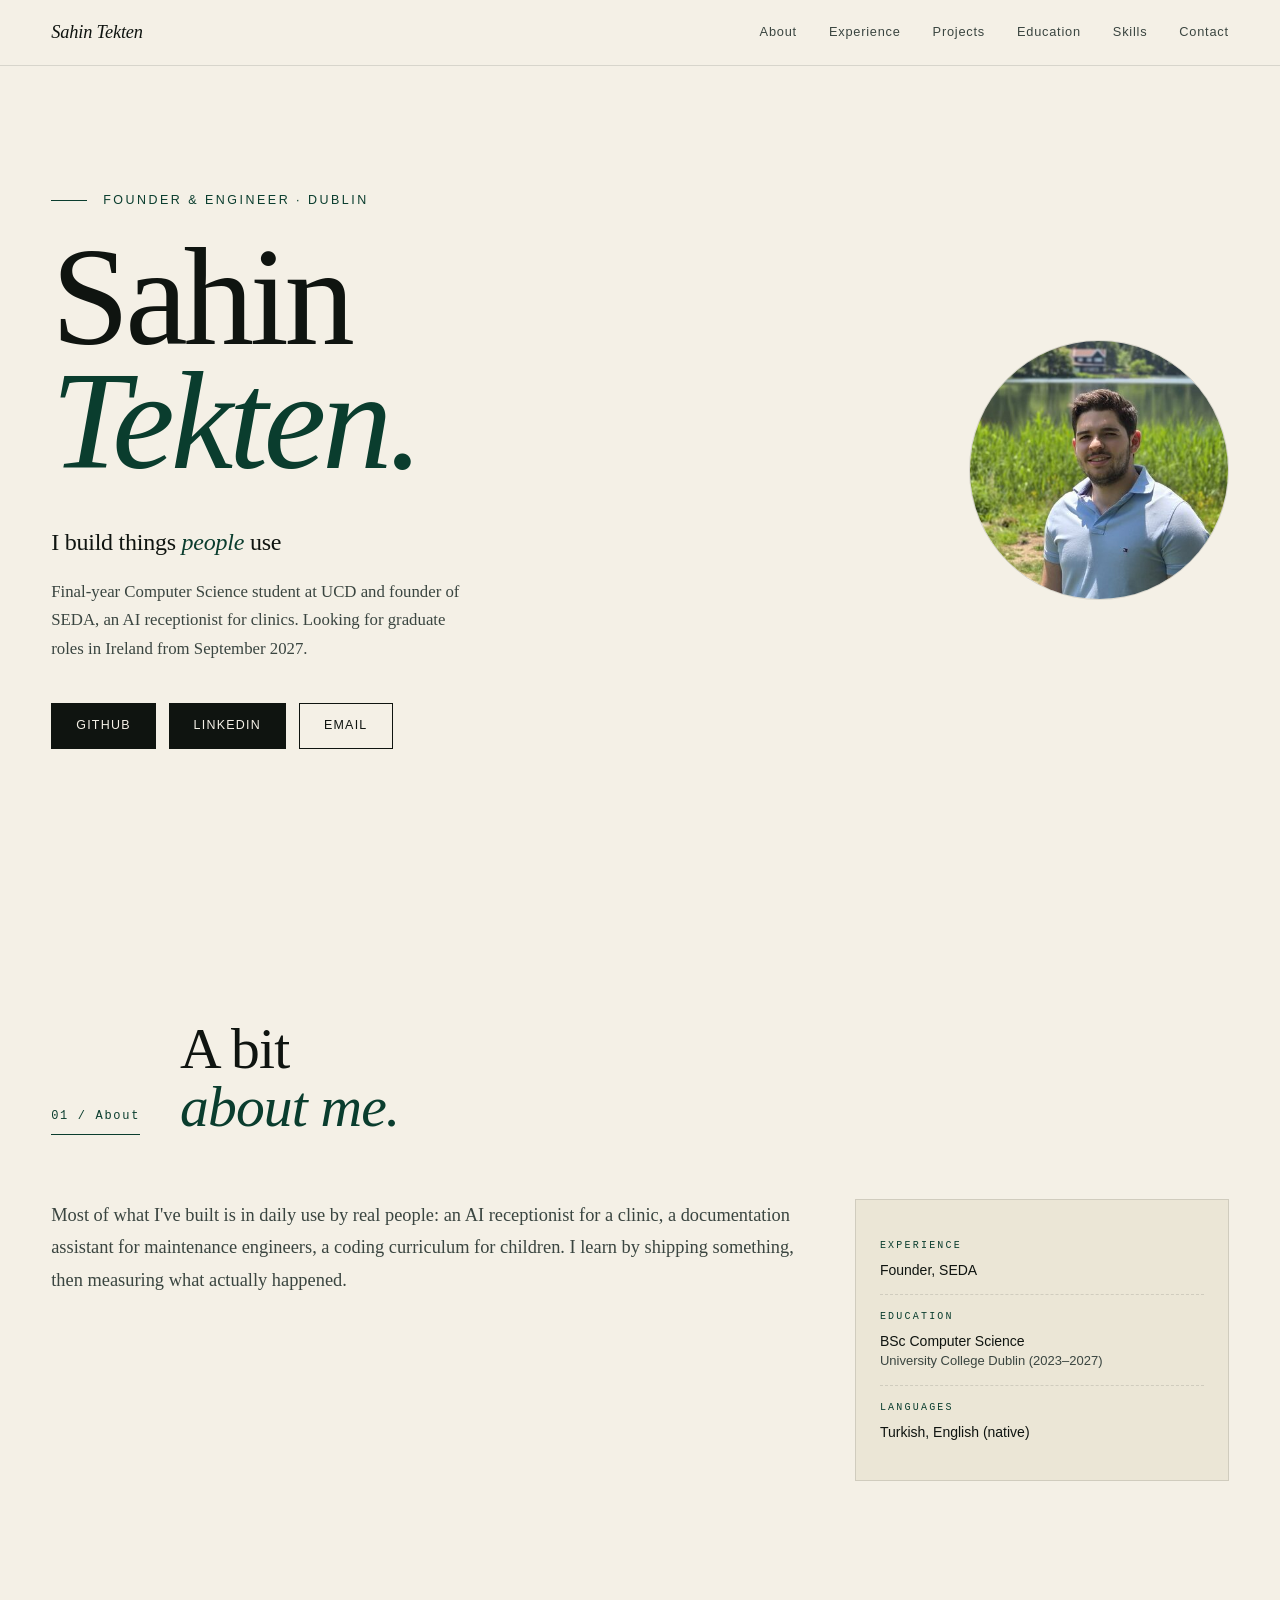
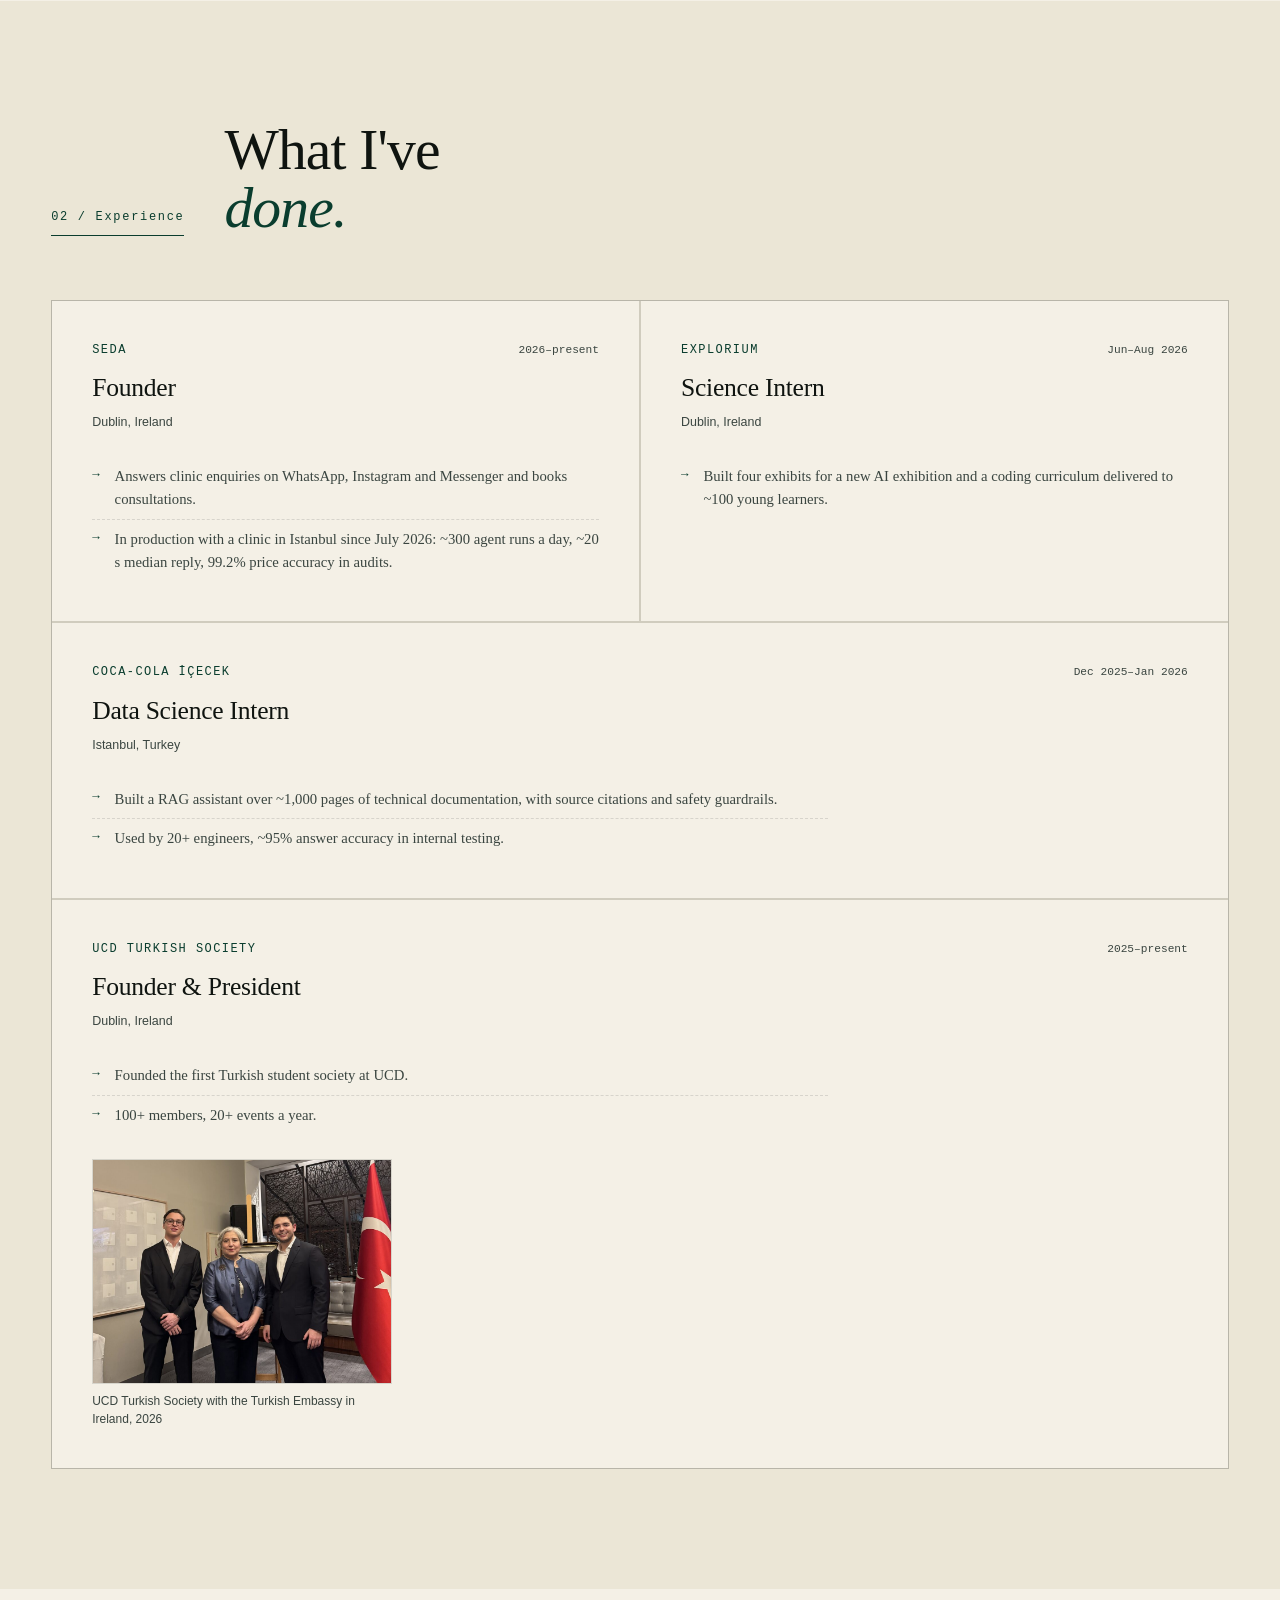
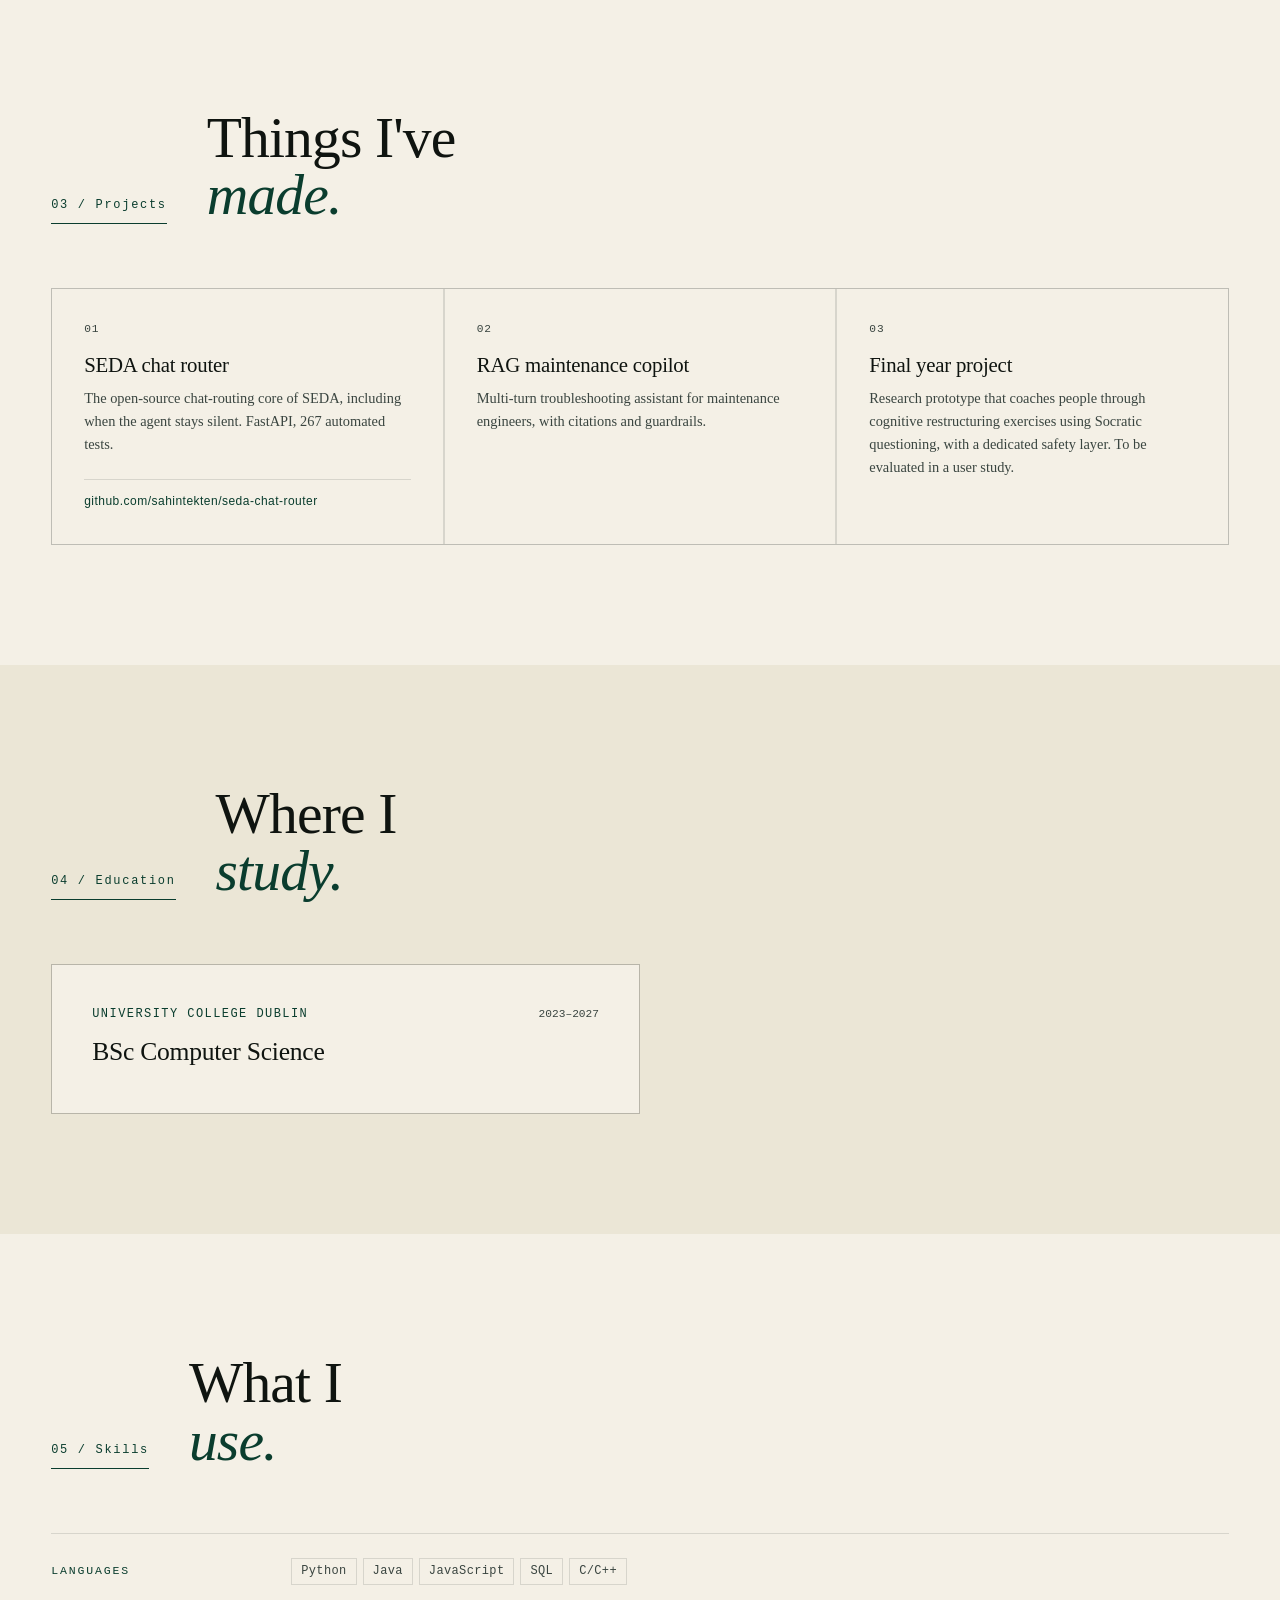
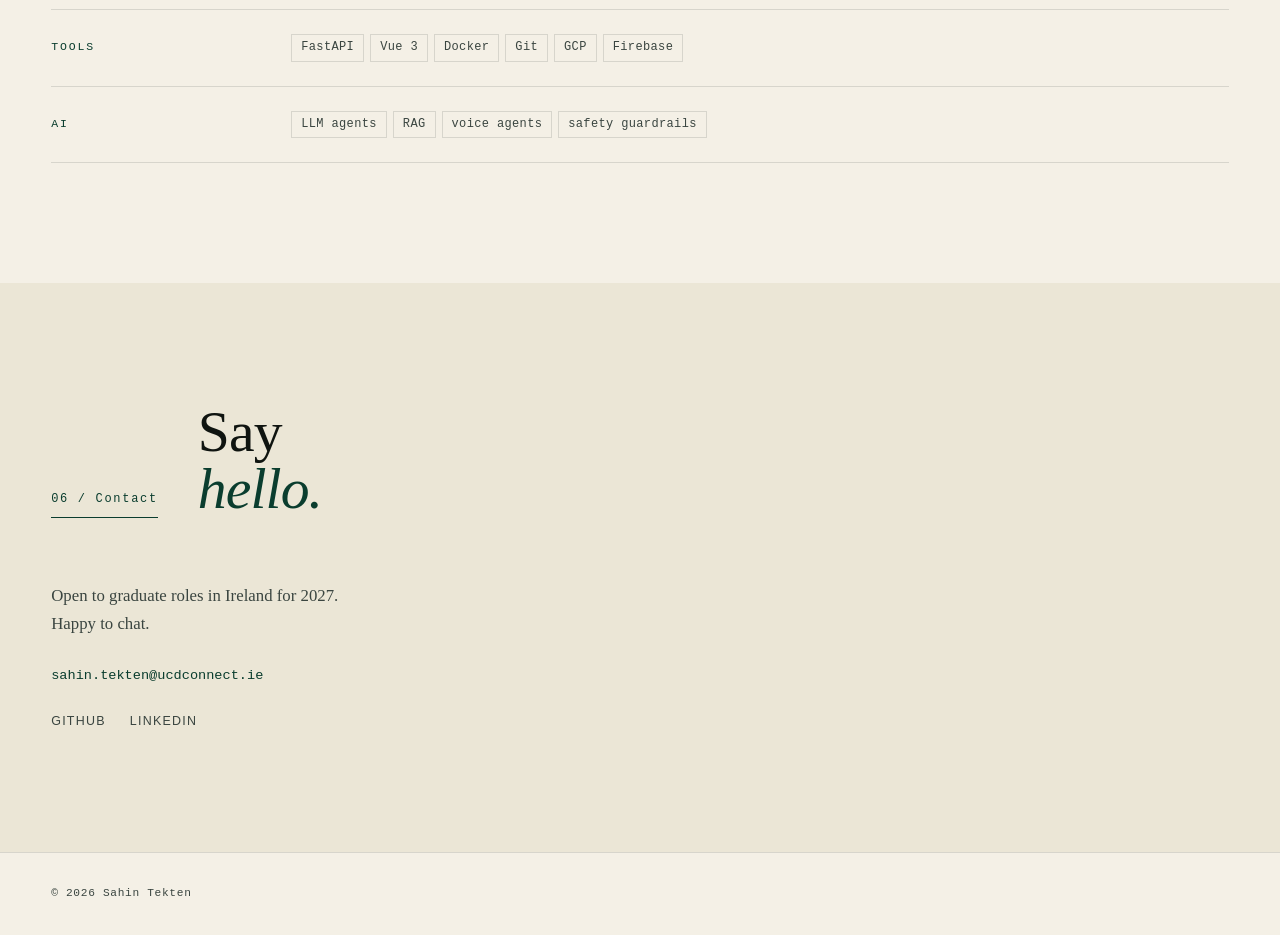
<file: index.html>
<!doctype html>
<html lang="en">
<head>
  <meta charset="utf-8">
  <meta name="viewport" content="width=device-width, initial-scale=1">
  <title>Sahin Tekten</title>
  <link rel="stylesheet" href="styles.css?v=2">
</head>
<body>

<nav class="nav">
  <div class="nav-inner">
    <a class="brand" href="#top">Sahin Tekten</a>
    <div class="nav-links">
      <a href="#about">About</a>
      <a href="#experience">Experience</a>
      <a href="#projects">Projects</a>
      <a href="#education">Education</a>
      <a href="#skills">Skills</a>
      <a href="#contact">Contact</a>
    </div>
  </div>
</nav>

<header class="hero" id="top">
  <div class="wrap hero-inner">
    <div class="hero-text">
      <p class="kicker">Founder &amp; Engineer · Dublin</p>
      <h1>Sahin<br><em>Tekten.</em></h1>
      <p class="headline">I build things <em>people</em> use</p>
      <p class="lede">Final-year Computer Science student at UCD and founder of SEDA, an AI receptionist for clinics. Looking for graduate roles in Ireland from September 2027.</p>
      <div class="actions">
        <a class="btn btn-dark" href="https://github.com/sahintekten">GitHub</a>
        <a class="btn btn-dark" href="https://linkedin.com/in/sahintekten">LinkedIn</a>
        <a class="btn btn-outline" href="mailto:sahin.tekten@ucdconnect.ie">Email</a>
      </div>
    </div>
    <div class="hero-photo"><img src="assets/photo.jpg" alt="Sahin Tekten"></div>
  </div>
</header>

<main>

  <section class="section" id="about">
    <div class="wrap">
      <div class="section-head">
        <span class="section-num">01 / About</span>
        <h2 class="section-title">A bit<br><em>about me.</em></h2>
      </div>
      <div class="about-grid">
        <p>Most of what I've built is in daily use by real people: an AI receptionist for a clinic, a documentation assistant for maintenance engineers, a coding curriculum for children. I learn by shipping something, then measuring what actually happened.</p>
        <dl class="fact-card">
          <div class="fact">
            <dt>Experience</dt>
            <dd>Founder, SEDA</dd>
          </div>
          <div class="fact">
            <dt>Education</dt>
            <dd>BSc Computer Science</dd>
            <dd class="sub">University College Dublin (2023–2027)</dd>
          </div>
          <div class="fact">
            <dt>Languages</dt>
            <dd>Turkish, English (native)</dd>
          </div>
        </dl>
      </div>
    </div>
  </section>

  <section class="section alt" id="experience">
    <div class="wrap">
      <div class="section-head">
        <span class="section-num">02 / Experience</span>
        <h2 class="section-title">What I've<br><em>done.</em></h2>
      </div>
      <div class="card-grid">

        <article class="card">
          <div class="card-head">
            <a class="org" href="https://withseda.com">SEDA</a>
            <span class="date">2026–present</span>
          </div>
          <h3 class="role">Founder</h3>
          <p class="location">Dublin, Ireland</p>
          <ul class="bullets">
            <li>Answers clinic enquiries on WhatsApp, Instagram and Messenger and books consultations.</li>
            <li>In production with a clinic in Istanbul since July 2026: ~300 agent runs a day, ~20 s median reply, 99.2% price accuracy in audits.</li>
          </ul>
        </article>

        <article class="card">
          <div class="card-head">
            <span class="org">Explorium</span>
            <span class="date">Jun–Aug 2026</span>
          </div>
          <h3 class="role">Science Intern</h3>
          <p class="location">Dublin, Ireland</p>
          <ul class="bullets">
            <li>Built four exhibits for a new AI exhibition and a coding curriculum delivered to ~100 young learners.</li>
          </ul>
        </article>

        <article class="card wide">
          <div class="card-head">
            <span class="org">Coca-Cola İçecek</span>
            <span class="date">Dec 2025–Jan 2026</span>
          </div>
          <h3 class="role">Data Science Intern</h3>
          <p class="location">Istanbul, Turkey</p>
          <ul class="bullets">
            <li>Built a RAG assistant over ~1,000 pages of technical documentation, with source citations and safety guardrails.</li>
            <li>Used by 20+ engineers, ~95% answer accuracy in internal testing.</li>
          </ul>
        </article>

        <article class="card wide">
          <div class="card-head">
            <span class="org">UCD Turkish Society</span>
            <span class="date">2025–present</span>
          </div>
          <h3 class="role">Founder &amp; President</h3>
          <p class="location">Dublin, Ireland</p>
          <ul class="bullets">
            <li>Founded the first Turkish student society at UCD.</li>
            <li>100+ members, 20+ events a year.</li>
          </ul>
          <figure class="card-photo">
            <img src="assets/embassy.jpg" alt="UCD Turkish Society with the Turkish Embassy in Ireland">
            <figcaption>UCD Turkish Society with the Turkish Embassy in Ireland, 2026</figcaption>
          </figure>
        </article>

      </div>
    </div>
  </section>

  <section class="section" id="projects">
    <div class="wrap">
      <div class="section-head">
        <span class="section-num">03 / Projects</span>
        <h2 class="section-title">Things I've<br><em>made.</em></h2>
      </div>
      <ul class="projects">
        <li class="project">
          <span class="project-num">01</span>
          <h3>SEDA chat router</h3>
          <p>The open-source chat-routing core of SEDA, including when the agent stays silent. FastAPI, 267 automated tests.</p>
          <a class="project-link" href="https://github.com/sahintekten/seda-chat-router">github.com/sahintekten/seda-chat-router</a>
        </li>
        <li class="project">
          <span class="project-num">02</span>
          <h3>RAG maintenance copilot</h3>
          <p>Multi-turn troubleshooting assistant for maintenance engineers, with citations and guardrails.</p>
        </li>
        <li class="project">
          <span class="project-num">03</span>
          <h3>Final year project</h3>
          <p>Research prototype that coaches people through cognitive restructuring exercises using Socratic questioning, with a dedicated safety layer. To be evaluated in a user study.</p>
        </li>
      </ul>
    </div>
  </section>

  <section class="section alt" id="education">
    <div class="wrap">
      <div class="section-head">
        <span class="section-num">04 / Education</span>
        <h2 class="section-title">Where I<br><em>study.</em></h2>
      </div>
      <div class="card-grid">
        <article class="card">
          <div class="card-head">
            <span class="org">University College Dublin</span>
            <span class="date">2023–2027</span>
          </div>
          <h3 class="role">BSc Computer Science</h3>
        </article>
      </div>
    </div>
  </section>

  <section class="section" id="skills">
    <div class="wrap">
      <div class="section-head">
        <span class="section-num">05 / Skills</span>
        <h2 class="section-title">What I<br><em>use.</em></h2>
      </div>
      <div class="skills">
        <div class="skill-row">
          <span class="skill-label">Languages</span>
          <ul class="tags"><li>Python</li><li>Java</li><li>JavaScript</li><li>SQL</li><li>C/C++</li></ul>
        </div>
        <div class="skill-row">
          <span class="skill-label">Tools</span>
          <ul class="tags"><li>FastAPI</li><li>Vue 3</li><li>Docker</li><li>Git</li><li>GCP</li><li>Firebase</li></ul>
        </div>
        <div class="skill-row">
          <span class="skill-label">AI</span>
          <ul class="tags"><li>LLM agents</li><li>RAG</li><li>voice agents</li><li>safety guardrails</li></ul>
        </div>
      </div>
    </div>
  </section>

  <section class="section alt" id="contact">
    <div class="wrap">
      <div class="section-head">
        <span class="section-num">06 / Contact</span>
        <h2 class="section-title">Say<br><em>hello.</em></h2>
      </div>
      <p class="contact-blurb">Open to graduate roles in Ireland for 2027. Happy to chat.</p>
      <a class="contact-email" href="mailto:sahin.tekten@ucdconnect.ie">sahin.tekten@ucdconnect.ie</a>
      <div class="contact-links">
        <a href="https://github.com/sahintekten">GitHub</a>
        <a href="https://linkedin.com/in/sahintekten">LinkedIn</a>
      </div>
    </div>
  </section>

</main>

<footer class="footer">
  <div class="wrap">© 2026 Sahin Tekten</div>
</footer>

</body>
</html>
</file>
<file: styles.css>
:root {
  --paper: #f4f0e6;
  --paper-2: #ebe6d6;
  --ink: #0f1410;
  --ink-soft: #3a4540;
  --moss: #0a3d2e;
  --rule: rgba(15, 20, 16, .12);

  --serif: ui-serif, 'Iowan Old Style', 'Apple Garamond', Georgia, 'Times New Roman', serif;
  --sans: ui-sans-serif, -apple-system, 'SF Pro Text', 'Segoe UI', Roboto, sans-serif;
  --mono: ui-monospace, 'SF Mono', 'Cascadia Mono', Menlo, Consolas, monospace;

  --ease: cubic-bezier(.2, .7, .2, 1);
}

*, *::before, *::after { box-sizing: border-box; }

html { scroll-behavior: smooth; }

body {
  margin: 0;
  background: var(--paper);
  color: var(--ink);
  font-family: var(--serif);
  font-size: 18px;
  line-height: 1.6;
  font-weight: 400;
  -webkit-font-smoothing: antialiased;
  text-rendering: optimizeLegibility;
}

a { color: inherit; text-decoration: none; }
img { display: block; max-width: 100%; }
h1, h2, h3, p, ul, dl, dd, figure { margin: 0; }
ul { padding: 0; list-style: none; }

.wrap { width: min(1200px, 92vw); margin: 0 auto; }

/* nav */
.nav {
  position: fixed;
  inset: 0 0 auto;
  z-index: 50;
  padding: 18px 0;
  background: rgba(244, 240, 230, .9);
  -webkit-backdrop-filter: blur(10px);
  backdrop-filter: blur(10px);
  border-bottom: 1px solid var(--rule);
}
.nav-inner {
  width: min(1200px, 92vw);
  margin: 0 auto;
  display: flex;
  align-items: center;
  justify-content: space-between;
  gap: 32px;
}
.brand { font-style: italic; font-size: 1.15rem; letter-spacing: -.01em; }
.nav-links { display: flex; gap: 32px; font-family: var(--sans); font-size: .8rem; letter-spacing: .06em; }
.nav-links a { position: relative; padding: 4px 0; color: var(--ink-soft); transition: color .2s; }
.nav-links a::after {
  content: '';
  position: absolute;
  left: 0; right: 0; bottom: 0;
  height: 1px;
  background: var(--moss);
  transform: scaleX(0);
  transform-origin: left;
  transition: transform .3s var(--ease);
}
.nav-links a:hover { color: var(--ink); }
.nav-links a:hover::after { transform: scaleX(1); }

/* hero */
.hero {
  min-height: 100vh;
  display: flex;
  align-items: center;
  padding: 140px 0 100px;
}
.hero-inner {
  display: grid;
  grid-template-columns: 1fr 260px;
  gap: 64px;
  align-items: center;
}
.hero-text, .hero-photo { animation: fade-in .9s var(--ease) both; }
.hero-photo { animation-delay: .15s; }

.kicker {
  display: flex;
  align-items: center;
  gap: 16px;
  margin-bottom: 24px;
  font-family: var(--sans);
  font-size: .78rem;
  letter-spacing: .2em;
  text-transform: uppercase;
  color: var(--moss);
}
.kicker::before { content: ''; flex: none; width: 36px; height: 1px; background: var(--moss); }

.hero h1 {
  font-weight: 400;
  font-size: clamp(4rem, 11vw, 9rem);
  line-height: .88;
  letter-spacing: -.03em;
}
.hero h1 em { color: var(--moss); }

.headline { margin-top: 2.8rem; font-size: 1.5rem; line-height: 1.3; letter-spacing: -.01em; }
.headline em { color: var(--moss); }

.lede {
  max-width: 50ch;
  margin-top: 1.2rem;
  font-size: 1.05rem;
  line-height: 1.7;
  color: var(--ink-soft);
}

.actions { display: flex; flex-wrap: wrap; gap: .8rem; margin-top: 2.5rem; }
.btn {
  display: inline-flex;
  align-items: center;
  padding: 12px 24px;
  border: 1px solid var(--ink);
  font-family: var(--sans);
  font-size: .78rem;
  letter-spacing: .1em;
  text-transform: uppercase;
  transition: background .2s, color .2s, border-color .2s;
}
.btn-dark { background: var(--ink); color: var(--paper); }
.btn-dark:hover { background: var(--moss); border-color: var(--moss); }
.btn-outline { color: var(--ink); }
.btn-outline:hover { background: var(--ink); color: var(--paper); }

.hero-photo {
  width: 260px;
  height: 260px;
  border: 1px solid var(--rule);
  border-radius: 50%;
  overflow: hidden;
}
.hero-photo img {
  width: 100%;
  height: 100%;
  object-fit: cover;
  transform: scale(1.9);
  transform-origin: 53% 70%;
}

@keyframes fade-in {
  from { opacity: 0; transform: translateY(12px); }
  to { opacity: 1; transform: none; }
}

/* sections */
.section { padding: 120px 0; }
.section.alt { background: var(--paper-2); }

.section-head {
  display: grid;
  grid-template-columns: auto 1fr;
  gap: 40px;
  align-items: end;
  margin-bottom: 64px;
}
.section-num {
  padding-bottom: 8px;
  border-bottom: 1px solid var(--moss);
  font-family: var(--mono);
  font-size: .75rem;
  letter-spacing: .14em;
  color: var(--moss);
  white-space: nowrap;
}
.section-title {
  font-weight: 400;
  font-size: clamp(2rem, 5vw, 3.6rem);
  line-height: 1;
  letter-spacing: -.015em;
}
.section-title em { color: var(--moss); }

/* about */
.about-grid {
  display: grid;
  grid-template-columns: 2fr 1fr;
  gap: 56px;
  align-items: start;
}
.about-grid > p { font-size: 1.15rem; line-height: 1.75; color: var(--ink-soft); }

.fact-card {
  padding: 24px;
  background: var(--paper-2);
  border: 1px solid var(--rule);
}
.fact { padding: 14px 0; border-bottom: 1px dashed var(--rule); }
.fact:last-child { border-bottom: 0; }
.fact dt {
  margin-bottom: 6px;
  font-family: var(--mono);
  font-size: 10px;
  letter-spacing: .22em;
  text-transform: uppercase;
  color: var(--moss);
}
.fact dd { font-family: var(--sans); font-size: 14px; line-height: 1.45; color: var(--ink); }
.fact dd.sub { font-size: 13px; color: var(--ink-soft); }

/* cards: experience and education */
.card-grid {
  display: grid;
  grid-template-columns: 1fr 1fr;
  gap: 2px;
  background: var(--rule);
  border: 1px solid var(--rule);
}
#education .card-grid { grid-template-columns: 1fr; width: 50%; }

.card { padding: 2.5rem; background: var(--paper); }
.card.wide { grid-column: 1 / -1; }

.card-head {
  display: flex;
  align-items: baseline;
  justify-content: space-between;
  gap: 8px;
  margin-bottom: 8px;
}
.org {
  font-family: var(--mono);
  font-size: .75rem;
  letter-spacing: .12em;
  text-transform: uppercase;
  color: var(--moss);
}
a.org { text-underline-offset: 3px; }
a.org:hover { text-decoration: underline; }
.date { font-family: var(--mono); font-size: .7rem; color: var(--ink-soft); white-space: nowrap; }

.role {
  font-weight: 400;
  font-size: clamp(1.25rem, 2.5vw, 1.6rem);
  line-height: 1.6;
  letter-spacing: -.01em;
}

.location { margin-top: 4px; font-family: var(--sans); font-size: .78rem; color: var(--ink-soft); }

.bullets { margin-top: 20px; }
.location + .bullets { margin-top: 24px; }
.card.wide .bullets { max-width: 46rem; }
.bullets li {
  position: relative;
  padding: 8px 0 8px 1.4rem;
  border-bottom: 1px dashed var(--rule);
  font-size: .92rem;
  line-height: 1.55;
  color: var(--ink-soft);
}
.bullets li:last-child { border-bottom: 0; }
.bullets li::before {
  content: '→';
  position: absolute;
  left: 0;
  top: .55rem;
  font-family: var(--mono);
  font-size: .78rem;
  color: var(--moss);
}

.card-photo { width: 300px; margin-top: 24px; }
.card-photo img {
  width: 100%;
  aspect-ratio: 4 / 3;
  object-fit: cover;
  object-position: 50% 72%;
  border: 1px solid var(--rule);
}
.card-photo figcaption {
  margin-top: 8px;
  font-family: var(--sans);
  font-size: .75rem;
  line-height: 1.5;
  color: var(--ink-soft);
}

/* projects */
.projects {
  display: grid;
  grid-template-columns: repeat(3, 1fr);
  gap: 2px;
  background: var(--rule);
  border: 1px solid var(--rule);
}
.project {
  display: flex;
  flex-direction: column;
  padding: 2rem;
  background: var(--paper);
  transition: background .2s;
}
.project:hover { background: var(--paper-2); }
.project-num {
  margin-bottom: .9rem;
  font-family: var(--mono);
  font-size: .7rem;
  letter-spacing: .08em;
  color: var(--ink-soft);
}
.project h3 {
  margin-bottom: .55rem;
  font-weight: 400;
  font-size: 1.3rem;
  line-height: 1.2;
  letter-spacing: -.01em;
}
.project p { font-size: .9rem; line-height: 1.6; color: var(--ink-soft); }
.project-link {
  margin-top: auto;
  padding-top: .8rem;
  border-top: 1px solid var(--rule);
  font-family: var(--sans);
  font-size: .75rem;
  letter-spacing: .04em;
  color: var(--moss);
  overflow-wrap: anywhere;
}
.project p + .project-link { margin-top: 1.4rem; }
.project-link:hover { text-decoration: underline; text-underline-offset: 3px; }

/* skills */
.skill-row {
  display: grid;
  grid-template-columns: 200px 1fr;
  gap: 40px;
  align-items: baseline;
  padding: 24px 0;
  border-top: 1px solid var(--rule);
}
.skill-row:last-child { border-bottom: 1px solid var(--rule); }
.skill-label {
  font-family: var(--mono);
  font-size: .72rem;
  letter-spacing: .16em;
  text-transform: uppercase;
  color: var(--moss);
}
.tags { display: flex; flex-wrap: wrap; gap: 6px; }
.tags li {
  padding: 3px 9px;
  border: 1px solid var(--rule);
  font-family: var(--mono);
  font-size: .75rem;
  letter-spacing: .03em;
  color: var(--ink-soft);
}

/* contact */
.contact-blurb { max-width: 40ch; font-size: 1.05rem; line-height: 1.7; color: var(--ink-soft); }
.contact-email {
  display: block;
  width: fit-content;
  margin-top: 1.6rem;
  font-family: var(--mono);
  font-size: .85rem;
  color: var(--moss);
}
.contact-email:hover { text-decoration: underline; text-underline-offset: 3px; }
.contact-links { display: flex; gap: 24px; margin-top: 1.6rem; }
.contact-links a {
  font-family: var(--sans);
  font-size: .78rem;
  letter-spacing: .1em;
  text-transform: uppercase;
  color: var(--ink-soft);
  transition: color .2s;
}
.contact-links a:hover { color: var(--moss); }

/* footer */
.footer {
  padding: 32px 0;
  border-top: 1px solid var(--rule);
  font-family: var(--mono);
  font-size: .7rem;
  letter-spacing: .06em;
  color: var(--ink-soft);
}

@media (max-width: 860px) {
  .nav-links { display: none; }

  .hero { min-height: 0; }
  .hero-inner { grid-template-columns: 1fr; gap: 40px; }
  .hero-photo { order: -1; width: 120px; height: 120px; }

  .about-grid { grid-template-columns: 1fr; }
  .card-grid { grid-template-columns: 1fr; }
  #education .card-grid { width: auto; }
  .projects { grid-template-columns: 1fr; }
  .skill-row { grid-template-columns: 1fr; gap: 12px; }
}

@media (max-width: 480px) {
  .card-photo { width: 100%; }
}

@media (prefers-reduced-motion: reduce) {
  html { scroll-behavior: auto; }
  .hero-text, .hero-photo { animation: none; }
}
</file>
